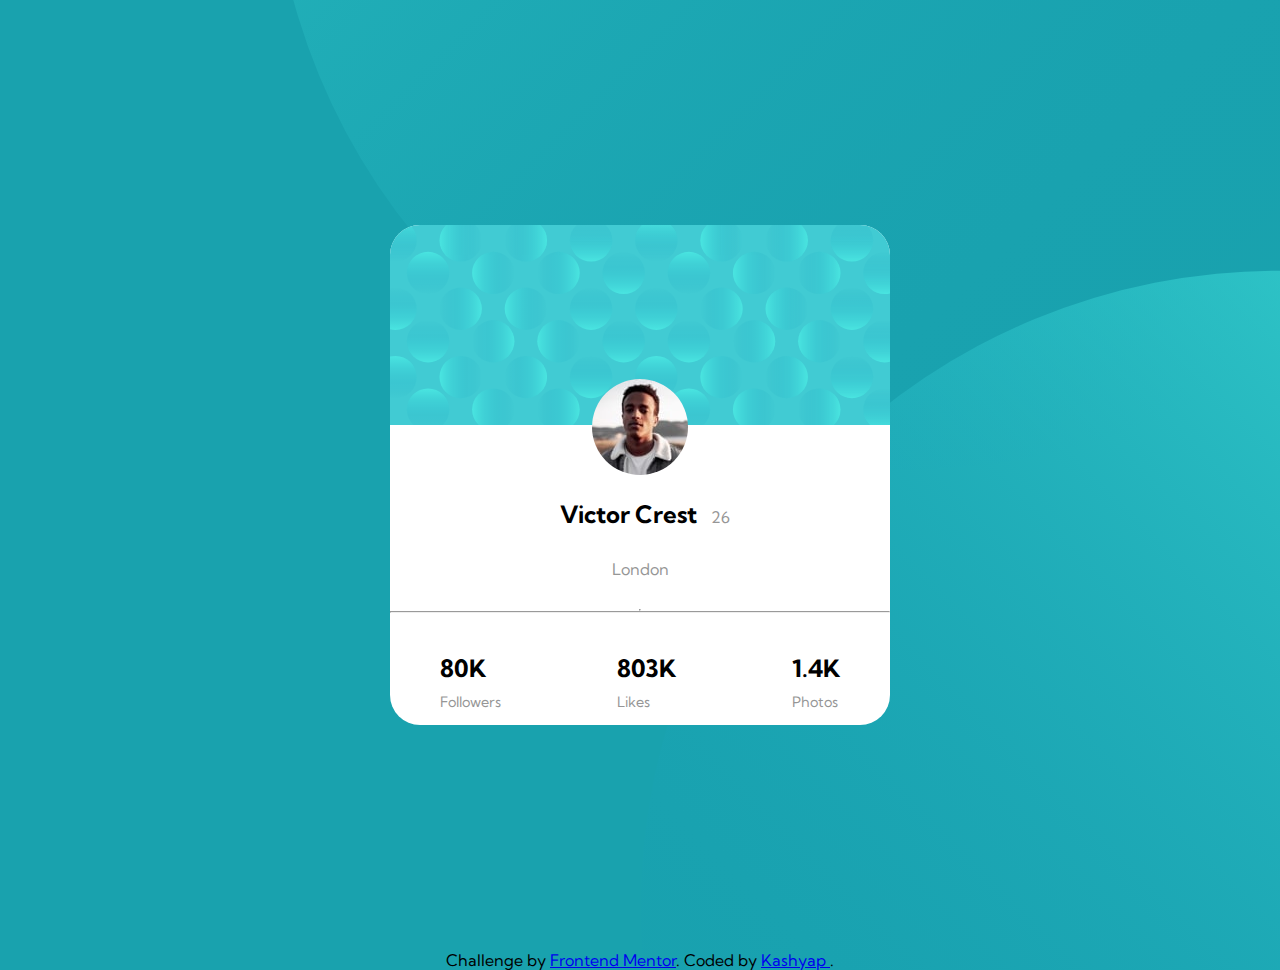
<file: Day 6 - 5 Jul/index.html>
<!DOCTYPE html>
<html lang="en">

<head>
    <meta charset="UTF-8">
    <meta http-equiv="X-UA-Compatible" content="IE=edge">
    <meta name="viewport" content="width=device-width, initial-scale=1.0">
    <link rel="icon" type="image/png" sizes="32x32" href="./images/favicon-32x32.png">
    <link rel="stylesheet" href="./style.css">

    <!-- Fonts -->
    <link rel="preconnect" href="https://fonts.googleapis.com">
    <link rel="preconnect" href="https://fonts.gstatic.com" crossorigin>
    <link href="https://fonts.googleapis.com/css2?family=Kumbh+Sans:wght@400;700&display=swap" rel="stylesheet">
    <title>Profile card</title>
</head>

<body>

    <div class="profile-container">
        <img class="card-header" src="./images/bg-pattern-card.svg" alt="">
        <div class="flex-profile">
            <div class="profile-img">
                <img src="./images/image-victor.jpg" alt="person profile">
            </div>
            <div class="profile-name">
                <p class="name">Victor Crest</p> <p class="age">26</p>
                <p class="city">London</p>
            </div>
            <hr>
        </div>
        <hr>
        <div class="profile-social">
            <div class="followers">
                <p>80K</p>
                <p class="gray-head">Followers</p>
            </div>
            <div class="likes">
                <p>803K</p>
                <p class="gray-head">Likes</p>
            </div>
            <div class="photos">
                <p>1.4K</p>
                <p class="gray-head">Photos</p>
            </div>
        </div>

        

    </div>
    <footer>
        <p>Challenge by <a href="https://www.frontendmentor.io?ref=challenge" target="_blank">Frontend Mentor</a>. 
            Coded by <a href="https://github.com/Kashyap-Pandya/100daysofcode/tree/main/Day%206%20-%205%20Jul">Kashyap </a>.</p>
    </footer>
    
</html>
</file>
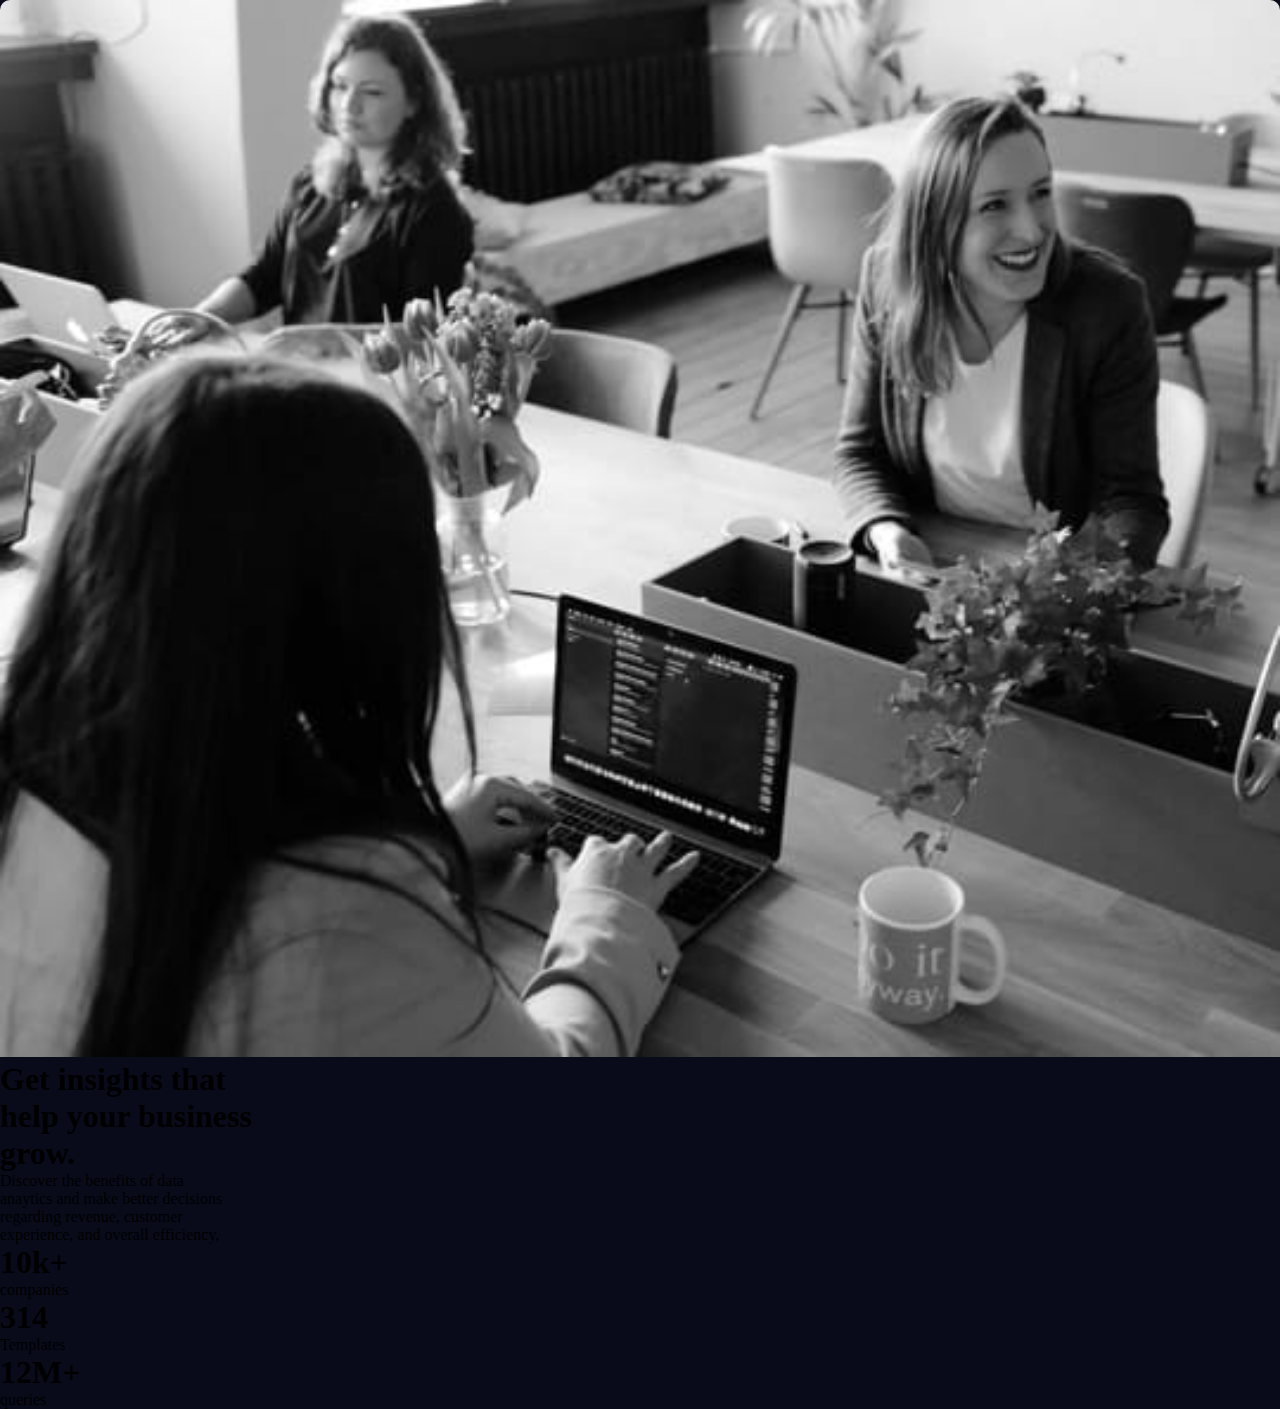
<file: Day 7 - 6 Jul/index.html>
<!DOCTYPE html>
<html lang="en">

<head>
    <meta charset="UTF-8">
    <meta http-equiv="X-UA-Compatible" content="IE=edge">
    <meta name="viewport" content="width=device-width, initial-scale=1.0">
    <title>Stats Preview</title>
    <link rel="stylesheet" href="./style.css">
    <link rel="shortcut icon" href="/images/favicon-32x32.png" type="image/x-icon">

    <!--Fonts-->
    <link rel="preconnect" href="https://fonts.googleapis.com">
    <link rel="preconnect" href="https://fonts.gstatic.com" crossorigin>
    <link href="https://fonts.googleapis.com/css2?family=Inter:wght@400;700&family=Lexend+Deca&display=swap"
        rel="stylesheet">
</head>

<body>
    <section>
        <div class="main">
            <div class="img">
                <img src="./images/image-header-desktop.jpg" alt="">
            </div>
            <div class="main-head">
                <h1>Get <span>insights</span> that <br> help  your business <br>grow.</h1>
                <p class="para">
                    Discover the benefits of data<br> anaytics and make 
                    better decisions <br> regarding revenue, customer <br>
                    experience, and overall efficiency,
                </p>
            </div>
            <div class="social-stats">
                <div class="companies">
                    <h1 class="num">10k+</h1>
                    <p>companies</p>
                </div>
                <div class="templates">
                    <h1 class="num">314</h1>
                    <p>Templates</p>
                </div>
              <div class="queries">
                <h1 class="num">12M+</h1>
                <p>queries</p>
              </div>
                
            </div>
        </div>
    </section>
</body>

</html>
</file>
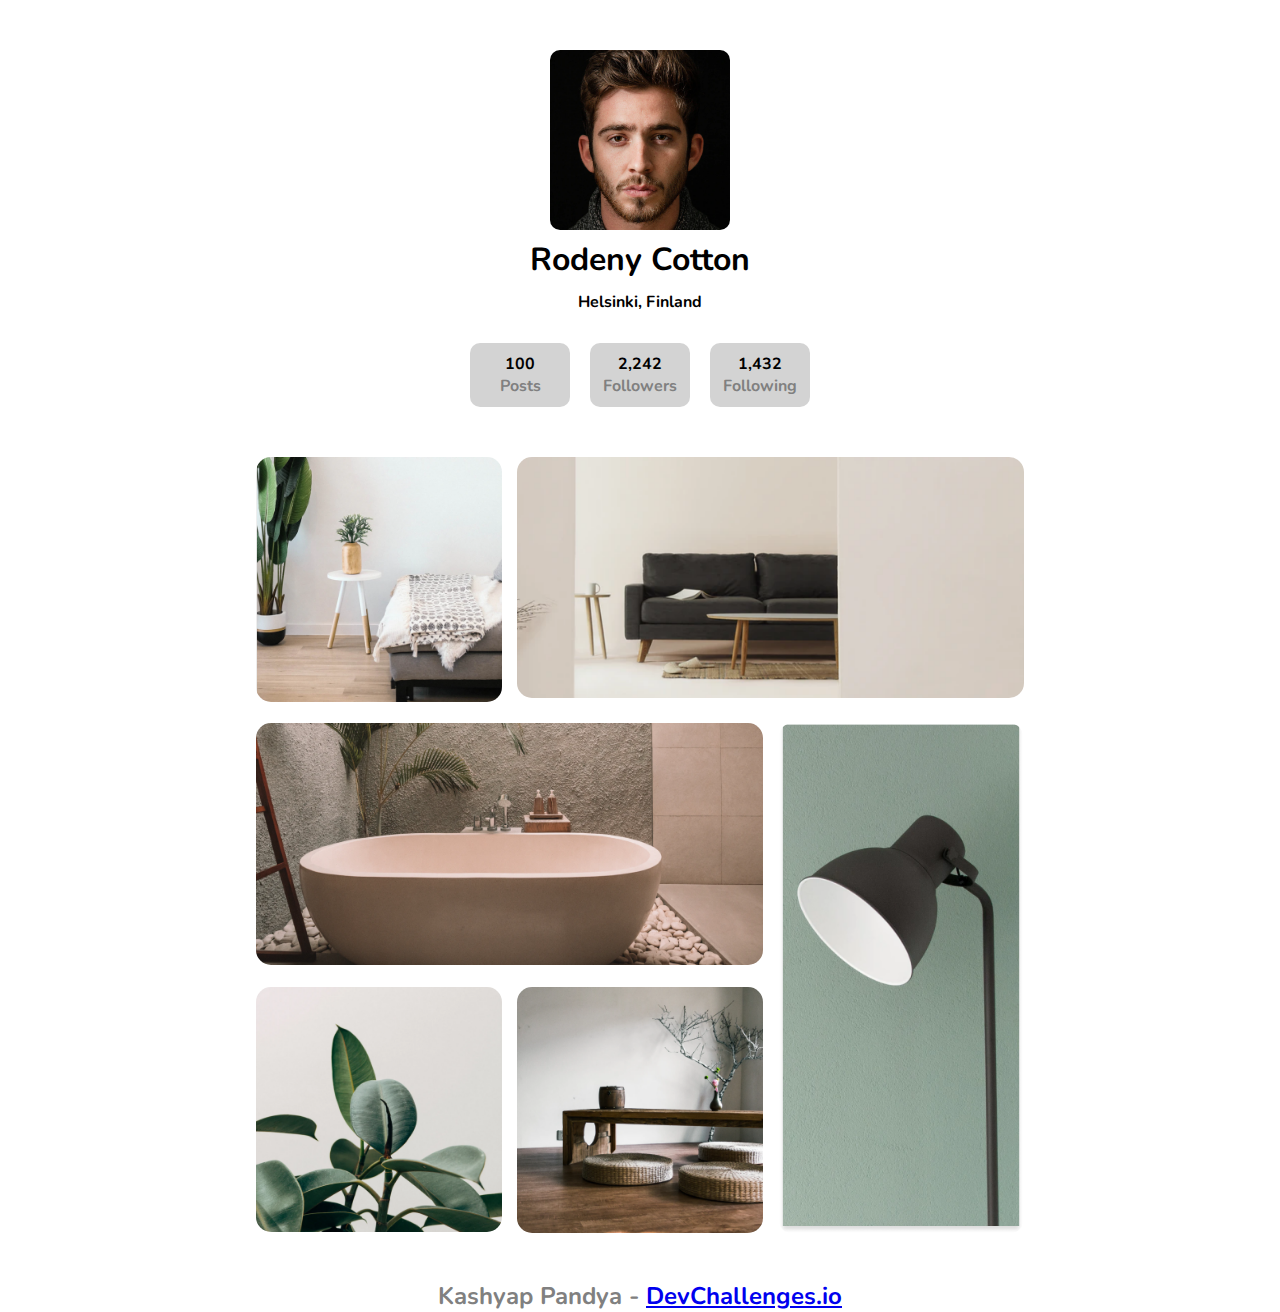
<file: Day1-Jun12/gallery master/index.html>
<!DOCTYPE html>
<html lang="en">

<head>
    <meta charset="UTF-8">
    <meta http-equiv="X-UA-Compatible" content="IE=edge">
    <meta name="viewport" content="width=device-width, initial-scale=1.0">
    <title>My Gallery</title>
    <link rel="stylesheet" href="./style.css">
    <link rel="preconnect" href="https://fonts.gstatic.com">
    <link href="https://fonts.googleapis.com/css2?family=Nunito:wght@400;600&display=swap" rel="stylesheet">
</head>

<body>
    <div class="profile-container">
        <img src="./images/profilePhoto.png" class="profile-img"alt="person's picture">

        <div class="profile-data">
            <h1>Rodeny Cotton</h1>
            <p>Helsinki, Finland</p>
        </div>
        <div class="social">
            <p>100 <br> <span>Posts</span></p>
            <p>2,242 <br> <span>Followers</span> </p>
            <p>1,432 <br> <span>Following</span> </p>
        </div>
    </div>

    <div class="gallery-grid">
        <div class="img-1"><img src="./images/photo1.png" alt=""></div>
        <div class="img-2"><img  src="./images/photo2.png" alt=""></div> 
        <div class="img-3"><img src="./images/photo3.png" alt=""></div> 
        <div class="img-4"><img src="./images/photo4.png" alt=""></div>
        <div class="img-5"><img src="./images/photo5.png" alt=""></div>
        <div class="img-6"><img src="./images/photo6.png" alt=""></div>
    </div>

    <footer>
        <h2> Kashyap Pandya -  <a href="https://devchallenges.io/" target=_blank>DevChallenges.io</a></h2>
    </footer>
</body>

</html>
</file>
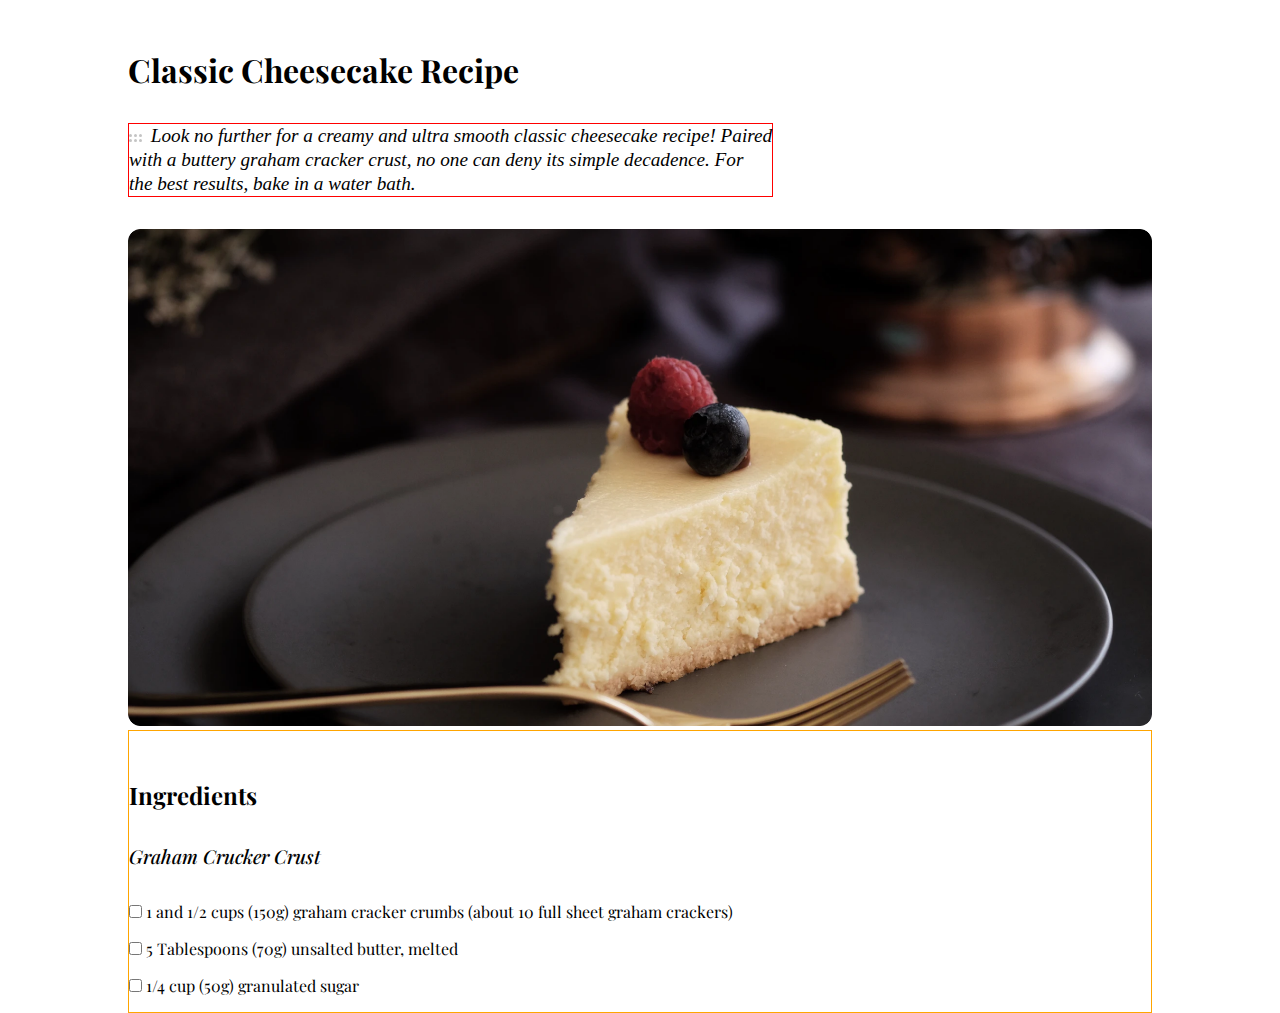
<file: Day1-Jun12/recipe page/index.html>
<!DOCTYPE html>
<html lang="en">

<head>
    <meta charset="UTF-8">
    <meta http-equiv="X-UA-Compatible" content="IE=edge">
    <meta name="viewport" content="width=device-width, initial-scale=1.0">
    <link rel="stylesheet" href="./style.css">
    <title>Recipe Page</title>

    <!-- Fonts-->
    <link rel="preconnect" href="https://fonts.gstatic.com">
    <link
        href="https://fonts.googleapis.com/css2?family=Montserrat:ital,wght@0,400;0,500;0,700;1,500&family=Playfair+Display:wght@400;700&display=swap"
        rel="stylesheet">
</head>

<body>
    <!-- Recipe name and para-->
    <div class="main-content">
        <h1 class="header-name">Classic Cheesecake Recipe </h1>
        <p class="para"> <img class="dots" src="img/6dots.svg"> Look no further for a creamy and ultra smooth classic
            cheesecake recipe! Paired <br>with a buttery graham cracker
            crust, no one can deny its simple decadence. For <br>the best results, bake in a water bath.</p>

        <div class="image">
            <img src="./img/photo1.png" alt="cheesecake image ">
        </div>
   

    <div class="recipe-content">
        
        <h2>Ingredients</h2>
       
        <h3>Graham Crucker Crust</h3>
        <ul>
            <li><input type="checkbox"  id="1st">
                <label for="1st" >1 and 1/2 cups (150g) graham cracker crumbs (about 10 full sheet graham crackers)</label>
            </li>

            <li><input type="checkbox" id="2nd">
                <label for="2nd" >5 Tablespoons (70g) unsalted butter, melted</label>
            </li>

            <li> <input type="checkbox" id="3rd">
                <label for="3rd">1/4 cup (50g) granulated sugar</label>
            </li>
        </ul>
       
    </div>
    
</div>
</body>

</html>
</file>
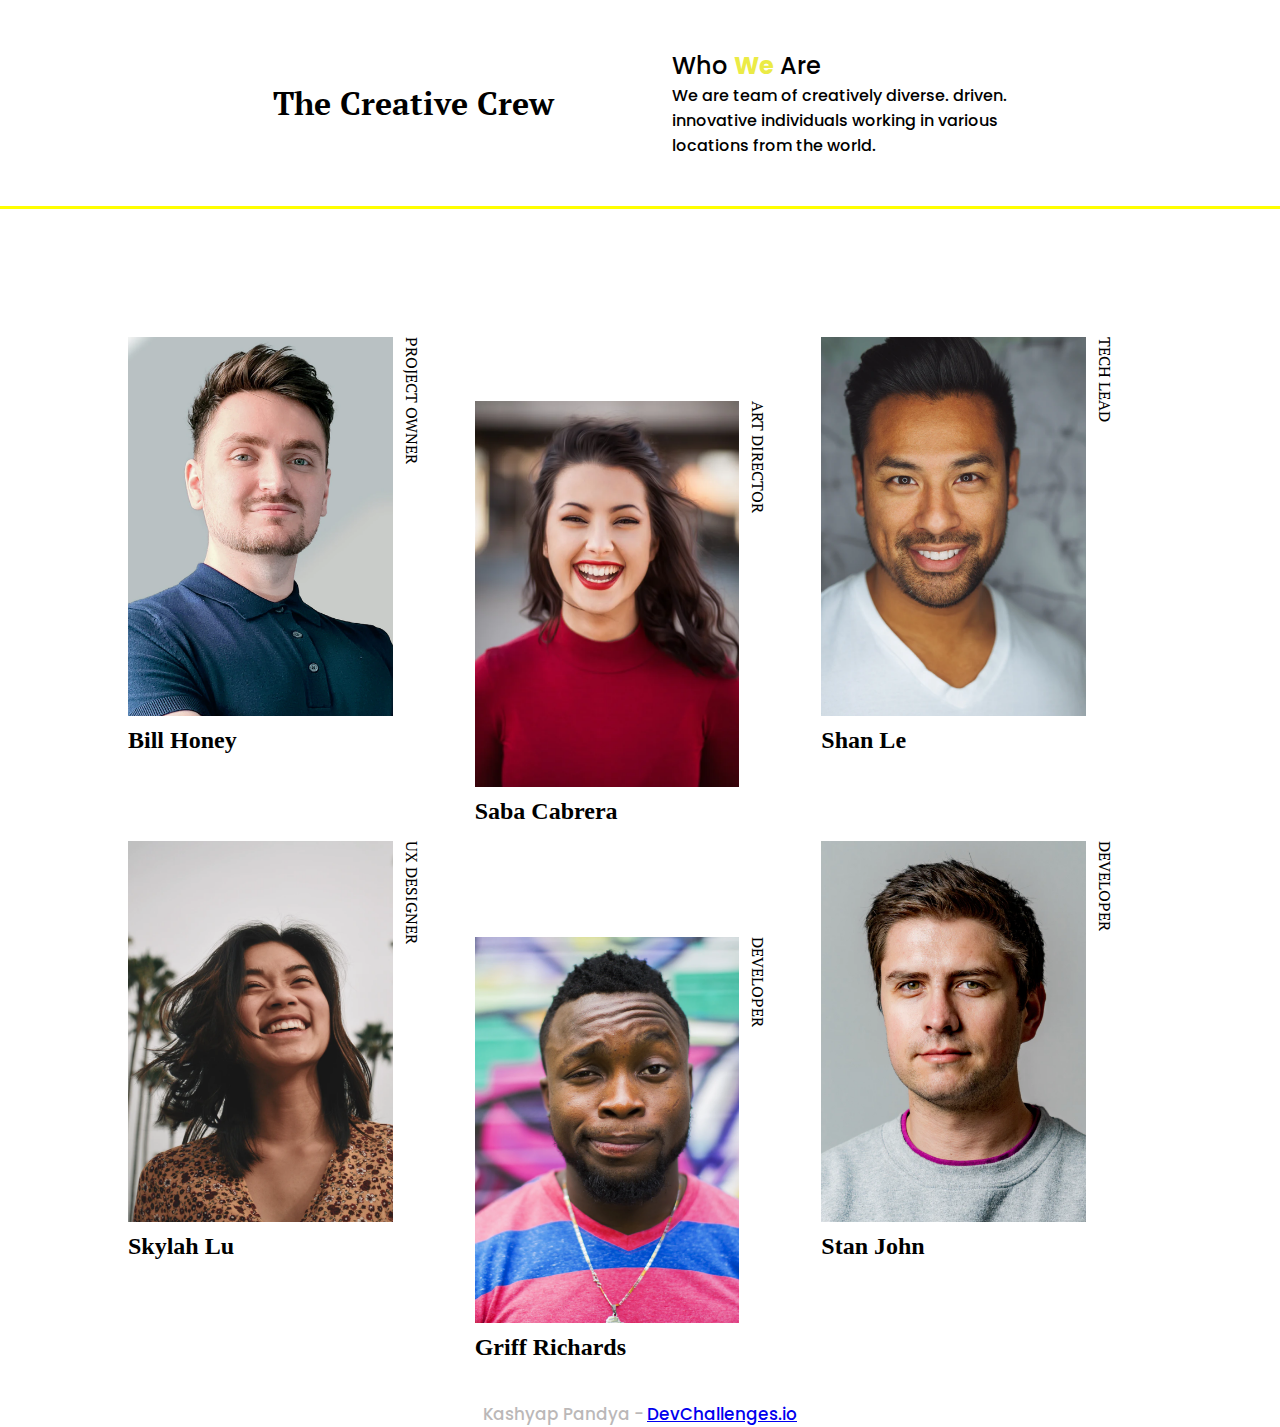
<file: Day1-Jun12/teampage master/index.html>
<!DOCTYPE html>
<html lang="en">

<head>
    <meta charset="UTF-8">
    <meta http-equiv="X-UA-Compatible" content="IE=edge">
    <meta name="viewport" content="width=, initial-scale=1.0">
    <title>My Team</title>
    <link rel="stylesheet" href="./style.css">

    <!-- FONTS-->

    <link rel="preconnect" href="https://fonts.gstatic.com">
    <link
        href="https://fonts.googleapis.com/css2?family=PT+Serif:wght@400;700&family=Poppins:wght@300;500;700&display=swap"
        rel="stylesheet">
</head>


<body>
    <!-- Content -->
    <div class="container">
        <div class="text-content">
            <div class="head">
                <h1>The Creative Crew<h1>
            </div>
            <div class="para">
                <h2>Who <span><strong>We</strong></span> Are</h2>
                <p class="lightpara">We are team of creatively diverse. driven. <br> innovative individuals working
                    in various <br> locations from the world.</p>
            </div>
        </div>
    </div>

    <hr>

    <!-- gallary -->

    <div class="gallary">
        <div class="person1">
            <div class="img">
                <img src="./Images/photo1.png" alt="">
                <p class="role">Project Owner</p>
            </div>
            <p class="name">Bill Honey</p>
        </div>

        <div class="person2">
            <div class="img">
                <img src="./Images/photo2.png" alt="">
                <p class="role">Art Director</p>
            </div>
            <p class="name">Saba Cabrera</p>
        </div>

        <div class="person3">
            <div class="img">
                <img src="./Images/photo3.png" alt="">
                <p class="role">Tech Lead</p>
            </div>
            <p class="name">Shan Le</p>
        </div>

        <div class="person4">
            <div class="img">
                <img src="./Images/photo4.png" alt="">
                <p class="role">UX Designer</p>
            </div>
            <p class="name">Skylah Lu</p>
        </div>

        <div class="person5">
            <div class="img">
                <img src="./Images/photo5.png" alt="">
                <p class="role">Developer</p>
            </div>
            <p class="name">Griff Richards</p>
        </div>

        <div class="person6">
            <div class="img">
                <img src="./Images/photo6.png" alt="">
                <p class="role">Developer</p>
            </div>
            <p class="name">Stan John</p>
        </div>
    </div>

    <footer>
        <h2> Kashyap Pandya -  <a href="https://devchallenges.io/" target=_blank>DevChallenges.io</a></h2>
    </footer>
</body>

</html>
</file>
<file: Day 6 - 5 Jul/style.css>
:root {
        --dark_cyan : hsl(185,75%,39%);
        --very_dark_blue: hsl(229,23%,23%);
        --dark_grayish_blue: hsl(227,10%,46%);

        --dark_gray: hsl(0,0%,59%);
    }

    *{
        padding:0;
        margin:0;
        box-sizing: border-box;
    }

html {
    background-image: url(./images/bg-pattern-top.svg), url(./images/bg-pattern-bottom.svg); 
    background-repeat: no-repeat, no-repeat;
    background-size: cover, cover;
    background-attachment: fixed, fixed;
     background-position: top 30vh left 50vw,top -90vh left 30vh;
    background-color: var(--dark_cyan);
    max-height: 100vh;
    font-family: 'Kumbh Sans', sans-serif;
}


.profile-container {
    height: 500px;
    width:500px;
    background-color:#fff;
   border-radius:30px;
   margin: 25vh auto;
}

.card-header{
    width:100%;
    border-top-left-radius: 30px;
    border-top-right-radius: 30px;
}
.profile-img{
    margin-top: -50px;
    }

.profile-img img{
    border-radius: 50%;
}

.flex-profile{
    display: flex;
    flex-direction: column;
    align-items:center;
}

.name {
    font-size:1.5rem;
    font-weight: 700;
}

.age , .city {
    color: var(--dark_gray);
}
.profile-name{
    margin-top:20px;
    text-align:center;
}

.name , .age {
    display:inline-block;
    padding-left: 10px;
}

.city {
    padding: 30px 0;
    
}

.profile-social{
    display: flex;
    align-items: center;
    justify-content: space-between;
    margin:40px 50px;
    font-size: 1.5rem;
    font-weight: 700;
}

.gray-head {
    padding-top: 10px;
    font-weight: 400;
    font-size: 0.9rem;
    color: var(--dark_gray);
}

footer{
    text-align:center;
}

@media only screen and (max-width: 460px){
 .profile-container{
    height:auto;
    width:350px;
   margin: 20vh auto;

    
}
.gray-head{
    margin-bottom:30px;
}
}
</file>
<file: Day 7 - 6 Jul/style.css>
:root {

--body-background : hsl(233, 47%, 7%);
--card-background:  hsl(244, 38%, 16%);
--accent : hsl(277, 64%, 61%);


--heading-white: hsl(0,0%,100%);
--transparent-white-para:hsla(0, 0%, 100%, 0.75);
--transparent-white-heading:hsla(0, 0%, 100%, 0.6);

--heading-text : 'Inter', sans-serif;
--para-text::'Lexend Deca', sans-serif;
--bold: 700;
--regular: 400;
}


* {
  padding: 0;
  margin: 0;
  box-sizing: border-box;

}

body {
  background-color: var(--body-background);
  width: 100%;
  height:100vh;
 
}

section {
    margin:0 auto;  
}

img {
    width:100%;
    height:auto;
    border-top-left-radius: 10px;
    border-top-right-radius: 10px;
}

@media only screen and (max-width: 480px) {

   section {
        height:115vh;
        width:100%;
    }

    .main {
        display:flex;
        flex-direction: column;
        align-items: center;
        justify-content:center;
        height:auto;
        margin: 90px 20px;
        background-color: var(--card-background);
        border-radius:10px;
        
    }

    .main-head {
        margin-top:30px;
    }

    h1{
        text-align: center;
        font-family: var(--heading-text);
        color: var(--heading-white);
        font-weight: var(--bold);
        word-spacing: 3px;
        font-size: 1.9rem;
    }

    span {
        color: var(--accent);
    }

    .para {
        margin-top:25px;
        text-align: center;
        color: var(--transparent-white-para);
        font-family: var(--heading-text);
        font-size: 1rem;
        font-weight: var(--regular);
    }

    .social-stats {
        margin-top: 40px;
        text-align: center;
        /* display: flex;
        flex-direction: column;
        justify-content:space-between;
        align-items: center; */
    }

    .companies,.templates,.queries {
        padding-bottom: 30px;
    }

    .num {
        margin-bottom: 10px;
        color: var(--heading-white);
    }

    .social-stats p {
        color: var(--transparent-white-heading);
        font-family: var(--para-text);
        text-transform: uppercase;
        font-size: 0.7rem;
        letter-spacing:2px;
    }
   
}
</file>
<file: Day1-Jun12/gallery master/style.css>
* {
  padding: 0;
  margin: 0;
  box-sizing: border-box;
  font-family: "Nunito", sans-serif;
}

.profile-container {
  display: flex;
  flex-direction: column;
  align-items: center;
  justify-content: center;
  margin-top: 50px;
  margin-bottom: 30px;
}

.profile-img {
  width: 20vh;
  border-radius: 10px;
  margin-bottom: 8px;
}

.profile-data {
  text-align: center;
  margin-bottom: 10px;
  font-weight: bolder;
}

.profile-data p {
  padding-top: 10px;
}

.social {
  display: flex;
  text-align: center;
  padding: 10px 10px;
}

.social p {
  margin: 10px;
  padding: 10px;
  border-radius: 10px;
  width: 100px;
  background-color: lightgrey;
  font-weight: bold;
}

.social span {
  color: grey;
}

.gallery-grid {
  display: grid;
  grid-template-columns: repeat(auto-fit, 1fr);
  grid-template-rows: repeat(auto-fit, 1fr);
  grid-gap: 15px;
  width:60%;
  margin: 0 auto;
}

.gallery-grid img {
  border-radius: 15px;
   width: 100%;
}

.img-1 {
  grid-column: 0/1;
  grid-row:1/2;
}

.img-2{
    grid-column: 2/4;
    grid-row:1/2;
  
}

.img-3 {
   grid-row: 2/3;
   grid-column: 1/3;

}

.img-4 {
   grid-row: 2/4;
   grid-column:3/3;
}


.img-5 {
   grid-column : 1/2;
   grid-row:3/4;
   
}

.img-6 {
   grid-column:2/3;
   grid-row:3/4;

}

footer {
  margin-top: 40px;
  text-align: center;
  color: grey;
}
</file>
<file: Day1-Jun12/recipe page/style.css>
*{
    padding: 0;
    margin: 0;
    box-sizing: border-box;
}

body{
    background-color: #fff;
    font-family: 'Playfair Display', serif;
}

:root {
    /* Fonts Weights*/

  --regular: 400;
  --medium: 500;
  --bold: 700;

  /* Sub Fonts */

  --subfont: "Montserrat', sans-serif";
}

.main-content {
    width: 80%;
    margin: 0 auto;
    margin-top: 3rem;
}

.para {
    border: 1px red solid;
    margin-top: 2rem;
    margin-bottom: 2rem;
    display:inline-block;
    font-family: var(--subfont);
    font-weight: var(--medium);
    font-style: italic;
    font-size: 1.2rem;
    line-height:1.5rem;
}

.image img{
    width: 100%;;

}
.dots {
    padding-right: 4px;
}

.recipe-content{
    border: 1px orange solid;
    
}



.recipe-content h2 {
    margin-top: 3rem;
    margin-bottom: 2rem;
    font-weight: var(--bold);
    font-size: 1.5rem;
    align-self: flex-start;
}

.recipe-content h3 {
    margin-bottom: 2rem;
    font-weight: var(--medium);
    font-size: 1.2rem;
    font-style: italic;
   
}

ul {
    list-style: none;
}

li {
    margin-bottom: 1rem;;
}

.
</file>
<file: Day1-Jun12/teampage master/style.css>
:root {
  /* Fonts Weights*/

  --light: 300;
  --regular: 400;
  --medium: 500;
  --bold: 700;

  /* Sub Fonts */

  --subfont: "PT Serif", serif;
}

* {
  padding: 0;
  margin: 0;
  box-sizing: border-box;
}

.container {
  margin: 3rem 2rem;
}

span{
  color:rgb(235, 235, 70);
}

hr {
    height:0.2rem;
    background-color:yellow;
    border:none;
}

.text-content {
  display: flex;
  align-items: center;
  justify-content: space-evenly;
  width: 80%;
  margin: 0 auto;
}

h1 {
  font-family: var(--subfont);
}

h2,
.lightpara {
  font-family: "Poppins";
  font-weight: var(--medium);
}

.gallary {
  margin: 0 auto;
  display: grid;
  grid-template-columns: repeat(3, 1fr);
  grid-gap: 1rem;
  margin-top: 8rem;
  width: 80%;
}

img {
  width: 80%;
}

.img {
  display: flex;
}

.img p {
 margin-left:0.5rem;
  writing-mode: vertical-rl;
  text-transform: uppercase;
  font-family: var(--subfont);
}

.name {
    font-weight: var(--bold);
    font-size: 1.5rem;
    padding-top:.7rem;
  }

  .person2 {
      padding-top: 4rem;
  }

  .person5 {
      padding-top: 6rem;
  }


  /* media query */ 

  @media only screen and (max-width: 450px) {
    .gallary {
      grid-template-columns: repeat(2, 1fr);
      grid-template-rows: repeat(3, 300px);
    }
  
    .img p {
      font-size: 0.6rem;
      margin-left:0.1rem;
    }
  
    .text-content{
        display: block;
        width: 80%;
    }
  
    .para{
        margin-top: 2rem;
        width: 100%;
    }

    .person2 {
        padding-top: 2rem;
    }
    
    .person5 {
        padding-top: 2rem;
    }
    
    .name {
        font-size: 1rem;
    }

  }

  footer {
    margin-top: 40px;
    text-align: center;
    color: rgb(187, 184, 184);
    font-size:0.7rem;
  }
  
  @media only screen and (max-width: 550px) and (max-height:730px) {
      .img p {
          margin-left: 0.1rem;
          font-size: 0.6rem;
      }

      .name {
        font-size: 1rem;
    }
  }
</file>
